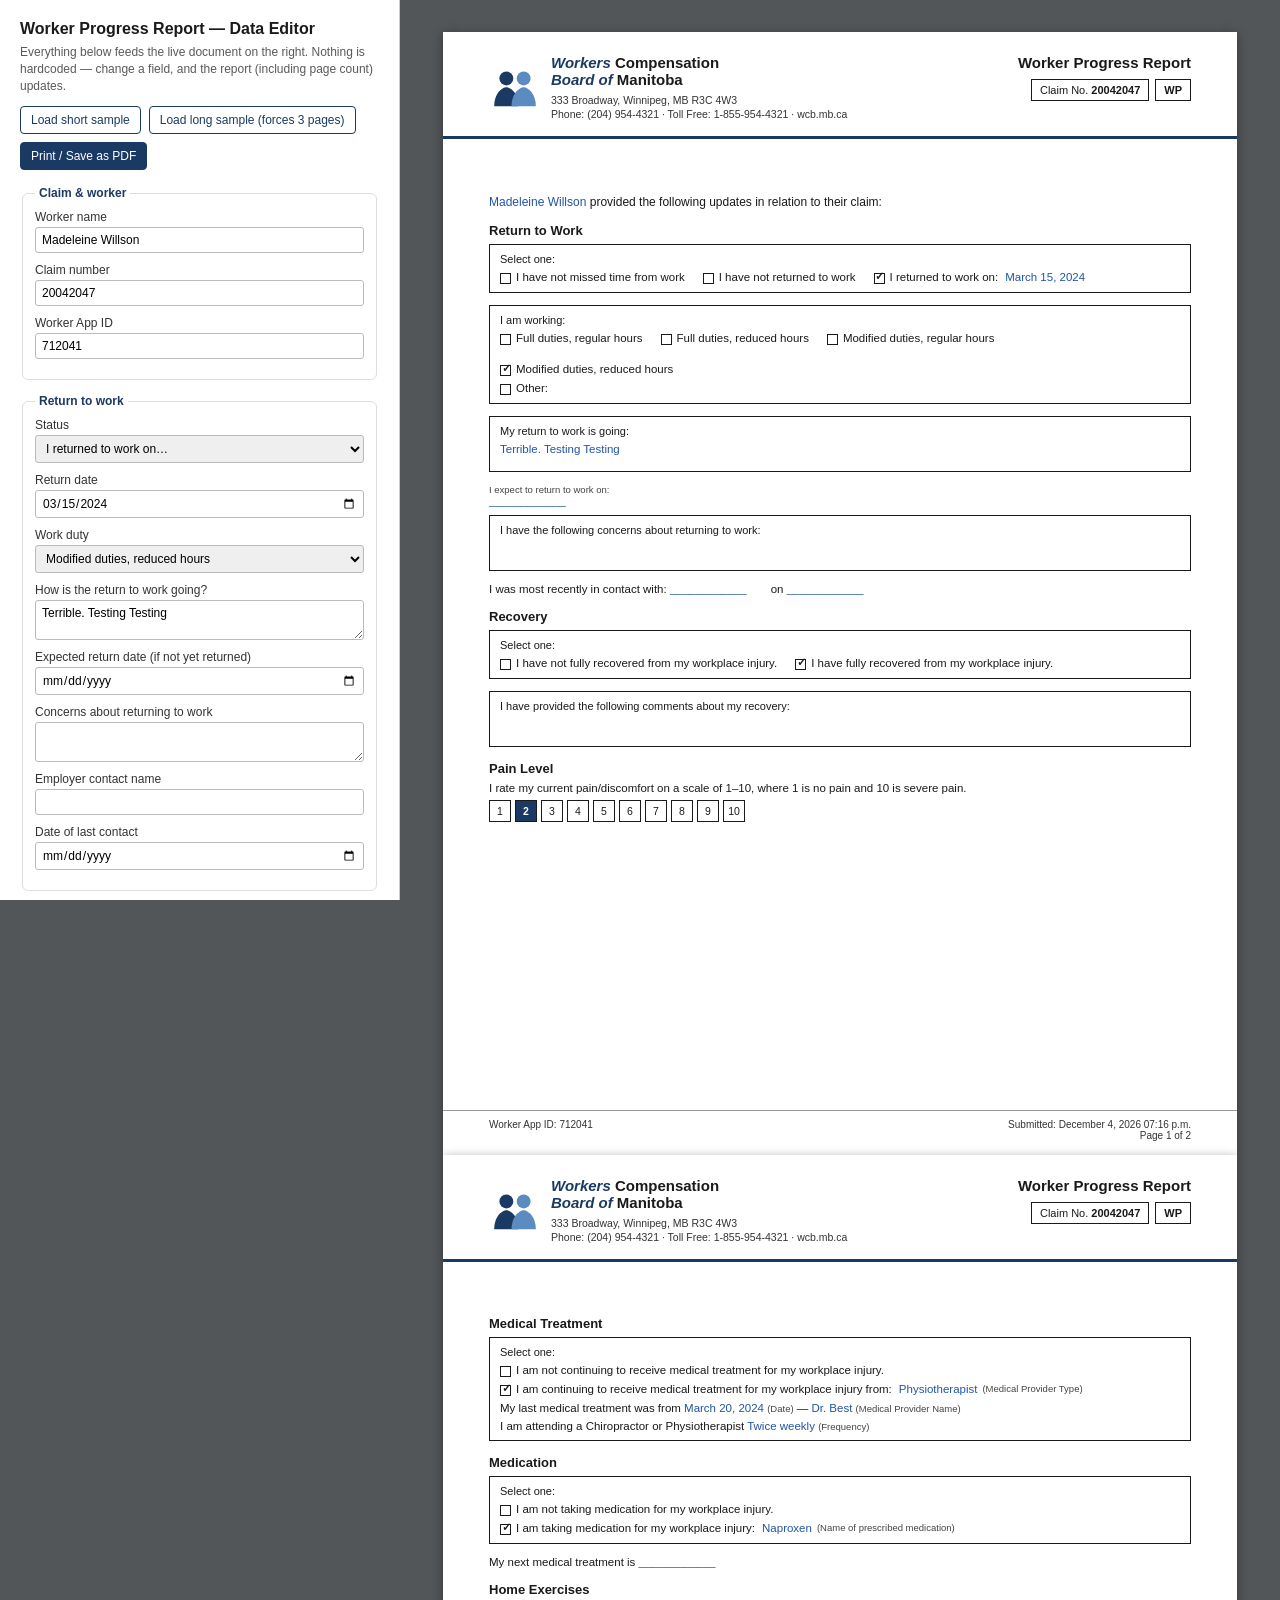
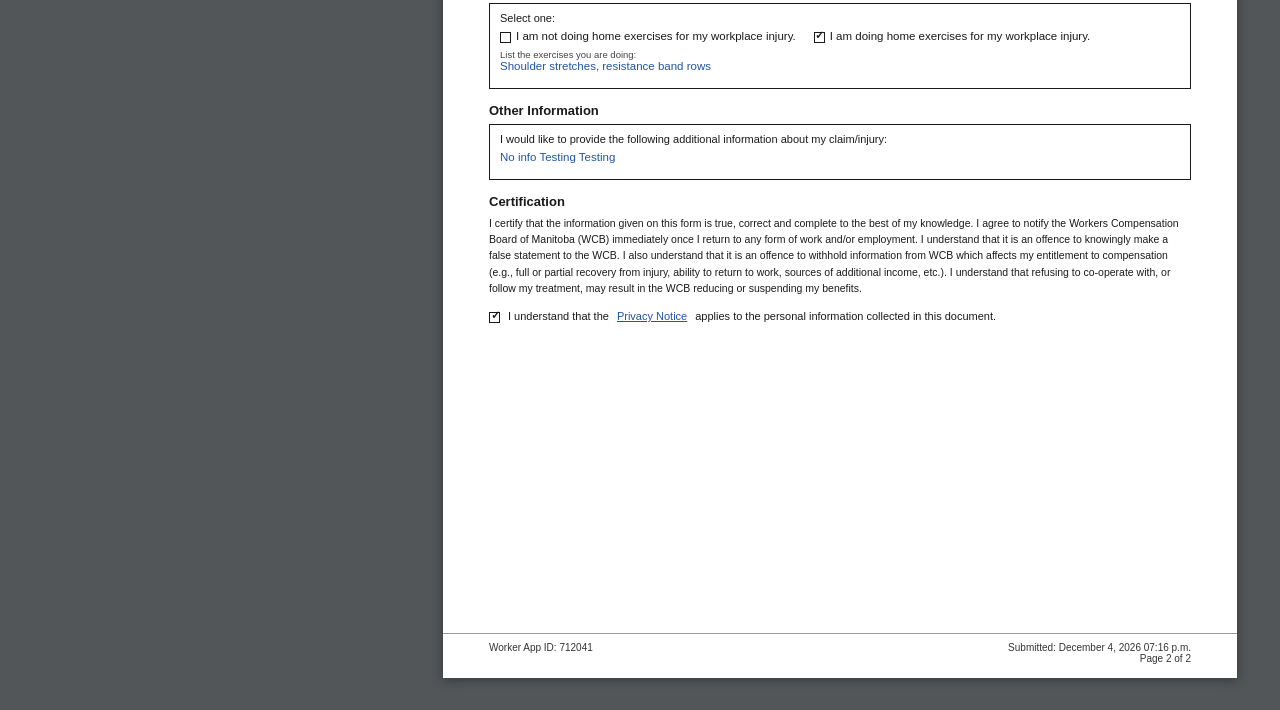
<file: wcb-forms-assignment/exercise-1-worker-progress-report/index.html>
<!DOCTYPE html>
<html lang="en">
<head>
<meta charset="UTF-8">
<meta name="viewport" content="width=device-width, initial-scale=1.0">
<title>Worker Progress Report — WCB Manitoba (Dynamic Demo)</title>
<link rel="stylesheet" href="styles.css">
</head>
<body>

<div class="app">

  <!-- ============ EDITOR PANEL ============ -->
  <aside class="editor" id="editor">
    <div class="editor-head">
      <h1>Worker Progress Report — Data Editor</h1>
      <p class="editor-sub">Everything below feeds the live document on the right. Nothing is hardcoded — change a field, and the report (including page count) updates.</p>
      <div class="editor-actions">
        <button type="button" class="btn btn-sample" data-sample="short">Load short sample</button>
        <button type="button" class="btn btn-sample" data-sample="long">Load long sample (forces 3 pages)</button>
        <button type="button" class="btn btn-print" onclick="window.print()">Print / Save as PDF</button>
      </div>
    </div>

    <form id="reportForm">
      <fieldset>
        <legend>Claim &amp; worker</legend>
        <label>Worker name <input type="text" id="workerName" value="Madeleine Willson"></label>
        <label>Claim number <input type="text" id="claimNo" value="20042047"></label>
        <label>Worker App ID <input type="text" id="workerAppId" value="712041"></label>
      </fieldset>

      <fieldset>
        <legend>Return to work</legend>
        <label>Status
          <select id="rtwStatus">
            <option value="notMissed">I have not missed time from work</option>
            <option value="notReturned">I have not returned to work</option>
            <option value="returnedOn" selected>I returned to work on…</option>
          </select>
        </label>
        <label class="conditional" data-show-for="rtwStatus:returnedOn">Return date <input type="date" id="rtwDate" value="2024-03-15"></label>

        <label>Work duty
          <select id="dutyType">
            <option value="fullRegular">Full duties, regular hours</option>
            <option value="fullReduced">Full duties, reduced hours</option>
            <option value="modRegular">Modified duties, regular hours</option>
            <option value="modReduced" selected>Modified duties, reduced hours</option>
            <option value="other">Other</option>
          </select>
        </label>
        <label class="conditional" data-show-for="dutyType:other">Other, please describe <input type="text" id="dutyOther"></label>

        <label>How is the return to work going? <textarea id="rtwGoing" rows="2">Terrible. Testing Testing</textarea></label>
        <label>Expected return date (if not yet returned) <input type="date" id="expectedReturn"></label>
        <label>Concerns about returning to work <textarea id="concerns" rows="2"></textarea></label>
        <label>Employer contact name <input type="text" id="contactName"></label>
        <label>Date of last contact <input type="date" id="contactDate"></label>
      </fieldset>

      <fieldset>
        <legend>Recovery</legend>
        <label>Status
          <select id="recoveryStatus">
            <option value="notFull">I have not fully recovered</option>
            <option value="full" selected>I have fully recovered</option>
          </select>
        </label>
        <label>Comments about recovery <textarea id="recoveryComments" rows="2"></textarea></label>
      </fieldset>

      <fieldset>
        <legend>Pain &amp; treatment</legend>
        <label>Pain / discomfort (1 = none, 10 = severe)
          <input type="range" id="painScale" min="1" max="10" value="2">
          <output id="painScaleOut">2</output>
        </label>

        <label>Medical treatment
          <select id="treatmentStatus">
            <option value="notContinuing">Not continuing treatment</option>
            <option value="continuing" selected>Continuing treatment</option>
          </select>
        </label>
        <label class="conditional" data-show-for="treatmentStatus:continuing">Provider type <input type="text" id="providerType" value="Physiotherapist"></label>
        <label class="conditional" data-show-for="treatmentStatus:continuing">Last treatment date <input type="date" id="lastTreatmentDate" value="2024-03-20"></label>
        <label class="conditional" data-show-for="treatmentStatus:continuing">Last treatment provider name <input type="text" id="lastTreatmentName" value="Dr. Best"></label>
        <label class="conditional" data-show-for="treatmentStatus:continuing">Next treatment date <input type="date" id="nextTreatmentDate"></label>
        <label class="conditional" data-show-for="treatmentStatus:continuing">Chiropractor / physiotherapist frequency <input type="text" id="chiroFrequency" value="Twice weekly"></label>

        <label>Medication
          <select id="medicationStatus">
            <option value="notTaking">Not taking medication</option>
            <option value="taking" selected>Taking medication</option>
          </select>
        </label>
        <label class="conditional" data-show-for="medicationStatus:taking">Medication name <input type="text" id="medicationName" value="Naproxen"></label>

        <label>Home exercises
          <select id="exerciseStatus">
            <option value="notDoing">Not doing home exercises</option>
            <option value="doing" selected>Doing home exercises</option>
          </select>
        </label>
        <label class="conditional" data-show-for="exerciseStatus:doing">List exercises <textarea id="exerciseList" rows="2">Shoulder stretches, resistance band rows</textarea></label>

        <label>Other information <textarea id="otherInfo" rows="2">No info Testing Testing</textarea></label>
      </fieldset>
    </form>
  </aside>

  <!-- ============ DOCUMENT PREVIEW (rendered by JS) ============ -->
  <main class="preview-wrap">
    <div id="pages"></div>
  </main>

</div>

<!-- Hidden staging area used to measure block heights before pagination -->
<div id="stage" aria-hidden="true"></div>

<script src="script.js"></script>
</body>
</html>
</file>
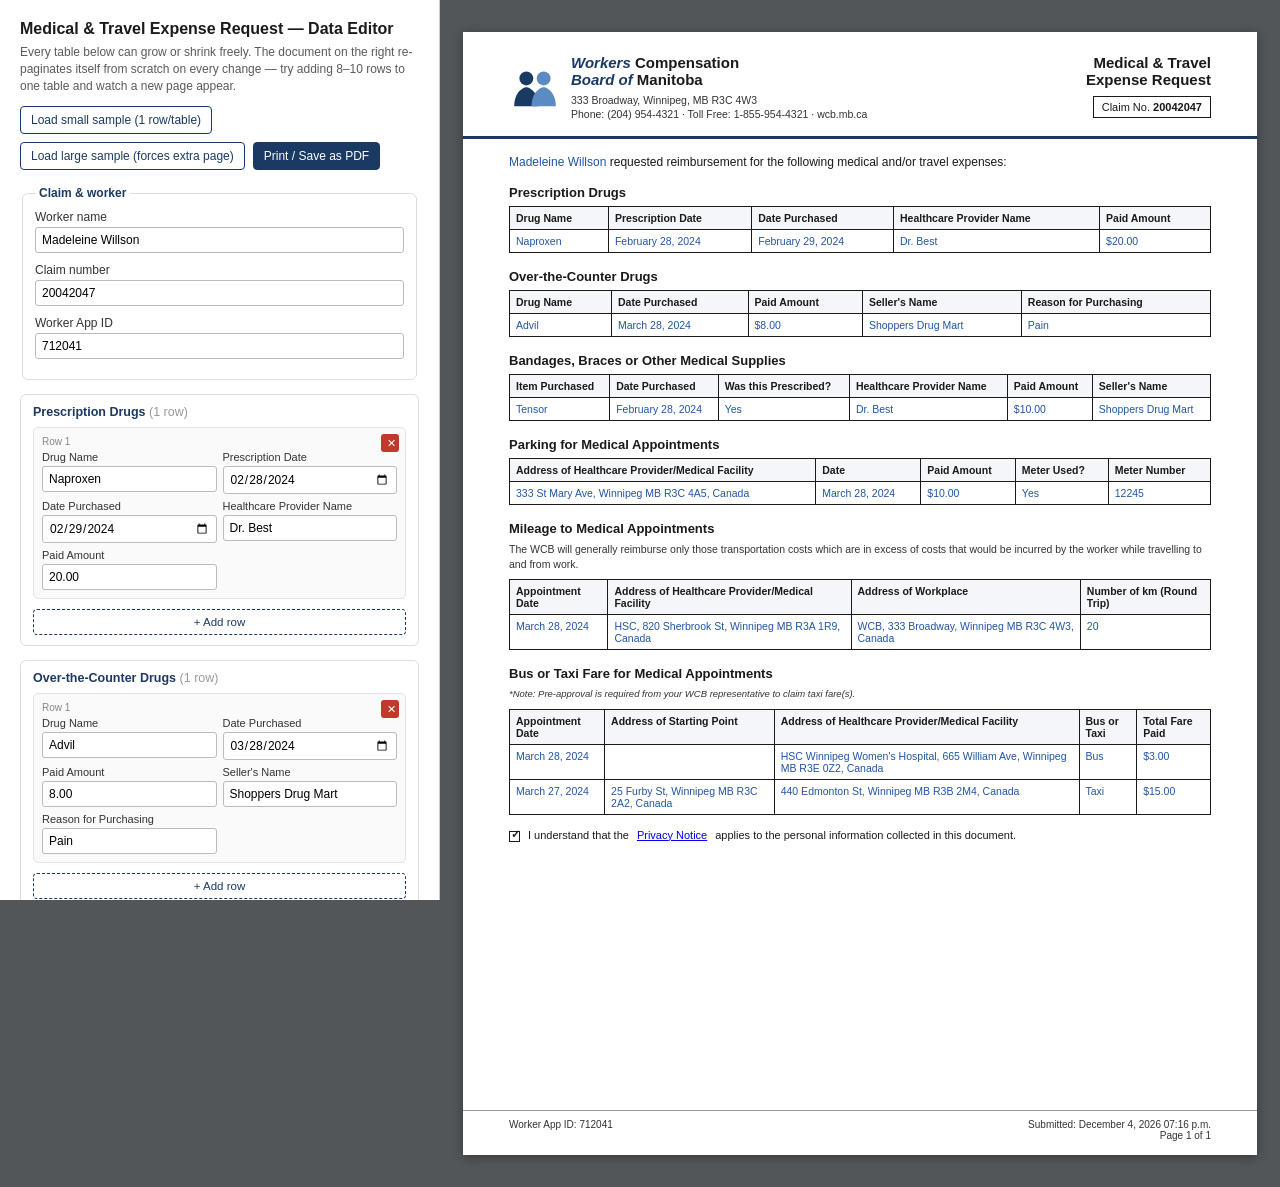
<file: wcb-forms-assignment/exercise-2-medical-travel-expense/index.html>
<!DOCTYPE html>
<html lang="en">
<head>
<meta charset="UTF-8">
<meta name="viewport" content="width=device-width, initial-scale=1.0">
<title>Medical &amp; Travel Expense Request — WCB Manitoba (Dynamic Demo)</title>
<link rel="stylesheet" href="styles.css">
</head>
<body>

<div class="app">

  <!-- ============ EDITOR PANEL ============ -->
  <aside class="editor" id="editor">
    <div class="editor-head">
      <h1>Medical &amp; Travel Expense Request — Data Editor</h1>
      <p class="editor-sub">Every table below can grow or shrink freely. The document on the right re-paginates itself from scratch on every change — try adding 8–10 rows to one table and watch a new page appear.</p>
      <div class="editor-actions">
        <button type="button" class="btn btn-sample" data-sample="small">Load small sample (1 row/table)</button>
        <button type="button" class="btn btn-sample" data-sample="large">Load large sample (forces extra page)</button>
        <button type="button" class="btn btn-print" onclick="window.print()">Print / Save as PDF</button>
      </div>
    </div>

    <fieldset>
      <legend>Claim &amp; worker</legend>
      <label>Worker name <input type="text" id="workerName" value="Madeleine Willson"></label>
      <label>Claim number <input type="text" id="claimNo" value="20042047"></label>
      <label>Worker App ID <input type="text" id="workerAppId" value="712041"></label>
    </fieldset>

    <div id="tableEditors"><!-- built by JS from TABLE_DEFS --></div>
  </aside>

  <!-- ============ DOCUMENT PREVIEW (rendered by JS) ============ -->
  <main class="preview-wrap">
    <div id="pages"></div>
  </main>

</div>

<div id="stage" aria-hidden="true"></div>

<script src="script.js"></script>
</body>
</html>
</file>
<file: wcb-forms-assignment/exercise-1-worker-progress-report/styles.css>
:root{
  --wcb-blue:#1b3a63;
  --wcb-blue-light:#e8eef5;
  --ink:#1a1a1a;
  --line:#2b2b2b;
  --muted:#5a5a5a;
  --answer-blue:#2255a4;
  --page-w:794px;
  --page-h:1123px;
  --page-pad:40px 46px;
}

*{box-sizing:border-box;}
html,body{margin:0;padding:0;}
body{
  font-family:Arial, Helvetica, sans-serif;
  background:#525659;
  color:var(--ink);
}

.app{display:flex; min-height:100vh;}

/* ---------------- EDITOR PANEL ---------------- */
.editor{
  width:400px;
  min-width:400px;
  background:#fff;
  border-right:1px solid #ccc;
  height:100vh;
  overflow-y:auto;
  padding:20px;
}
.editor-head h1{font-size:16px; margin:0 0 6px;}
.editor-sub{font-size:12px; color:var(--muted); line-height:1.4; margin:0 0 12px;}
.editor-actions{display:flex; flex-wrap:wrap; gap:8px; margin-bottom:16px;}
.btn{
  border:1px solid var(--wcb-blue);
  background:#fff;
  color:var(--wcb-blue);
  padding:6px 10px;
  font-size:12px;
  border-radius:4px;
  cursor:pointer;
}
.btn:hover{background:var(--wcb-blue-light);}
.btn-print{background:var(--wcb-blue); color:#fff;}
.btn-print:hover{background:#142c4c;}

fieldset{border:1px solid #ddd; border-radius:6px; margin-bottom:14px; padding:10px 12px;}
legend{font-size:12px; font-weight:bold; color:var(--wcb-blue); padding:0 4px;}
label{display:block; font-size:12px; color:#333; margin-bottom:10px;}
label input[type="text"],
label input[type="date"],
label select,
label textarea{
  display:block; width:100%; margin-top:3px;
  font-family:inherit; font-size:12px;
  padding:5px 6px; border:1px solid #bbb; border-radius:3px;
}
label input[type="range"]{width:80%; vertical-align:middle;}
#painScaleOut{font-weight:bold; margin-left:6px;}
textarea{resize:vertical;}
.conditional{display:none;}
.conditional.active{display:block;}

/* ---------------- DOCUMENT PREVIEW ---------------- */
.preview-wrap{
  flex:1;
  padding:32px;
  overflow-y:auto;
  display:flex;
  flex-direction:column;
  align-items:center;
  gap:24px;
}

.page{
  width:var(--page-w);
  min-height:var(--page-h);
  background:#fff;
  box-shadow:0 2px 10px rgba(0,0,0,.35);
  display:flex;
  flex-direction:column;
  position:relative;
}
.page-body{
  flex:1;
  padding:var(--page-pad);
  padding-bottom:8px;
}

/* header */
.doc-header{
  display:flex;
  justify-content:space-between;
  align-items:flex-start;
  border-bottom:3px solid var(--wcb-blue);
  padding:22px 46px 14px;
}
.brand{display:flex; align-items:center; gap:10px;}
.brand svg{width:52px; height:44px;}
.brand-text .brand-name{font-weight:bold; font-size:15px; line-height:1.15; color:var(--ink);}
.brand-text .brand-name em{font-style:italic; color:var(--wcb-blue);}
.brand-addr{font-size:10.5px; color:#333; margin-top:4px; line-height:1.4;}
.doc-title-block{text-align:right;}
.doc-title{font-size:15px; font-weight:600; margin:0 0 8px;}
.doc-badges{display:flex; gap:6px; justify-content:flex-end;}
.badge{
  border:1px solid var(--ink);
  font-size:11px;
  padding:4px 8px;
}
.badge b{font-weight:bold;}

.intro-line{font-size:12px; margin:16px 0 14px;}
.intro-line .name{color:var(--answer-blue);}

.section-title{font-size:13px; font-weight:bold; margin:14px 0 6px;}

.box{
  border:1px solid var(--ink);
  padding:8px 10px;
  margin-bottom:12px;
  font-size:11.5px;
}
.box .box-caption{font-size:11px; margin-bottom:6px;}
.opt-row{display:flex; flex-wrap:wrap; gap:18px; align-items:baseline;}
.opt{display:flex; align-items:flex-start; gap:5px; font-size:11.5px;}
.chk{
  width:11px; height:11px; border:1px solid var(--ink);
  display:inline-block; flex:none; margin-top:2px; position:relative;
}
.chk.checked::after{
  content:"✓"; position:absolute; left:0.5px; top:-4px; font-size:11px; font-weight:bold;
}
.opt .answer{color:var(--answer-blue); margin-left:2px;}
.answer{color:var(--answer-blue);}
.field-line{font-size:11.5px; margin-top:6px;}
.field-line .cap{font-size:9.5px; color:#444; display:block;}
.freeform{min-height:20px; color:var(--answer-blue); font-size:11.5px;}
.mini-label{font-size:9.5px; color:#444;}

.pain-scale{display:flex; gap:4px; margin-top:6px; align-items:center;}
.pain-cell{
  width:22px; height:22px; border:1px solid var(--ink);
  display:flex; align-items:center; justify-content:center;
  font-size:10.5px;
}
.pain-cell.selected{background:var(--wcb-blue); color:#fff; font-weight:bold;}

.contact-row{display:flex; gap:24px; font-size:11.5px; margin-top:4px;}

.cert-text{font-size:10.5px; line-height:1.55; margin-top:6px;}
.privacy-row{display:flex; gap:8px; align-items:flex-start; margin-top:14px; font-size:11px;}
.privacy-row a{color:var(--answer-blue);}

/* footer */
.doc-footer{
  border-top:1px solid #999;
  padding:8px 46px 14px;
  display:flex;
  justify-content:space-between;
  font-size:10px;
  color:#333;
}
.doc-footer .right{text-align:right;}

/* print */
@media print{
  body{background:#fff;}
  .editor{display:none;}
  .preview-wrap{padding:0; gap:0;}
  .page{box-shadow:none; page-break-after:always; width:auto; min-height:0;}
  @page{size:A4; margin:0;}
}

@media (max-width:900px){
  .app{flex-direction:column;}
  .editor{width:100%; min-width:0; height:auto; border-right:none; border-bottom:1px solid #ccc;}
  .preview-wrap{padding:16px;}
  .page{width:100%; min-height:auto;}
}
</file>
<file: wcb-forms-assignment/exercise-2-medical-travel-expense/styles.css>
:root{
  --wcb-blue:#1b3a63;
  --wcb-blue-light:#e8eef5;
  --ink:#1a1a1a;
  --muted:#5a5a5a;
  --answer-blue:#2255a4;
  --page-w:794px;
  --page-h:1123px;
}

*{box-sizing:border-box;}
html,body{margin:0;padding:0;}
body{font-family:Arial, Helvetica, sans-serif; background:#525659; color:var(--ink);}

.app{display:flex; min-height:100vh;}

/* ---------------- EDITOR PANEL ---------------- */
.editor{width:440px; min-width:440px; background:#fff; border-right:1px solid #ccc; height:100vh; overflow-y:auto; padding:20px;}
.editor-head h1{font-size:16px; margin:0 0 6px;}
.editor-sub{font-size:12px; color:var(--muted); line-height:1.4; margin:0 0 12px;}
.editor-actions{display:flex; flex-wrap:wrap; gap:8px; margin-bottom:16px;}
.btn{border:1px solid var(--wcb-blue); background:#fff; color:var(--wcb-blue); padding:6px 10px; font-size:12px; border-radius:4px; cursor:pointer;}
.btn:hover{background:var(--wcb-blue-light);}
.btn-print{background:var(--wcb-blue); color:#fff;}
.btn-print:hover{background:#142c4c;}

fieldset{border:1px solid #ddd; border-radius:6px; margin-bottom:14px; padding:10px 12px;}
legend{font-size:12px; font-weight:bold; color:var(--wcb-blue); padding:0 4px;}
label{display:block; font-size:12px; color:#333; margin-bottom:10px;}
label input[type="text"], label input[type="date"], label select{
  display:block; width:100%; margin-top:3px; font-family:inherit; font-size:12px; padding:5px 6px; border:1px solid #bbb; border-radius:3px;
}

.table-editor{border:1px solid #ddd; border-radius:6px; margin-bottom:14px; padding:10px 12px;}
.table-editor h2{font-size:12.5px; color:var(--wcb-blue); margin:0 0 8px;}
.row-card{border:1px solid #e3e3e3; border-radius:5px; padding:8px; margin-bottom:8px; background:#fafafa; position:relative;}
.row-card .row-num{font-size:10px; color:#888; margin-bottom:4px;}
.row-grid{display:grid; grid-template-columns:1fr 1fr; gap:6px;}
.row-grid label{margin-bottom:0; font-size:11px;}
.row-grid input, .row-grid select{padding:4px 5px; font-size:11px;}
.row-remove{position:absolute; top:6px; right:6px; background:#c0392b; color:#fff; border:none; border-radius:3px; width:18px; height:18px; font-size:11px; line-height:1; cursor:pointer;}
.row-add{width:100%; padding:6px; font-size:11.5px; border:1px dashed var(--wcb-blue); background:#fff; color:var(--wcb-blue); border-radius:4px; cursor:pointer; margin-top:2px;}
.row-add:hover{background:var(--wcb-blue-light);}
.empty-note{font-size:11px; color:#999; font-style:italic; margin:4px 0 8px;}

/* ---------------- DOCUMENT PREVIEW ---------------- */
.preview-wrap{flex:1; padding:32px; overflow-y:auto; display:flex; flex-direction:column; align-items:center; gap:24px;}

.page{width:var(--page-w); min-height:var(--page-h); background:#fff; box-shadow:0 2px 10px rgba(0,0,0,.35); display:flex; flex-direction:column; position:relative;}
.page-body{flex:1; padding:0 46px 8px;}

.doc-header{display:flex; justify-content:space-between; align-items:flex-start; border-bottom:3px solid var(--wcb-blue); padding:22px 46px 14px;}
.brand{display:flex; align-items:center; gap:10px;}
.brand svg{width:52px; height:44px;}
.brand-text .brand-name{font-weight:bold; font-size:15px; line-height:1.15;}
.brand-text .brand-name em{font-style:italic; color:var(--wcb-blue);}
.brand-addr{font-size:10.5px; color:#333; margin-top:4px; line-height:1.4;}
.doc-title-block{text-align:right;}
.doc-title{font-size:15px; font-weight:600; margin:0 0 8px;}
.doc-badges{display:flex; gap:6px; justify-content:flex-end;}
.badge{border:1px solid var(--ink); font-size:11px; padding:4px 8px;}

.intro-line{font-size:12px; margin:16px 0 12px;}
.intro-line .name{color:var(--answer-blue);}

.section-title{font-size:13px; font-weight:bold; margin:16px 0 6px;}

table.doc-table{width:100%; border-collapse:collapse; font-size:10.5px; margin-bottom:4px;}
table.doc-table th, table.doc-table td{border:1px solid var(--ink); padding:5px 6px; text-align:left; vertical-align:top;}
table.doc-table th{font-weight:600; background:#f4f6f9;}
table.doc-table td{color:var(--answer-blue);}
.note-text{font-size:10.5px; color:#333; margin:4px 0 8px; line-height:1.4;}
.note-text.small{font-size:9.5px; font-style:italic;}

.doc-footer{border-top:1px solid #999; padding:8px 46px 14px; display:flex; justify-content:space-between; font-size:10px; color:#333;}
.doc-footer .right{text-align:right;}

.privacy-row{display:flex; gap:8px; align-items:flex-start; margin-top:14px; font-size:11px;}
.chk{width:11px; height:11px; border:1px solid var(--ink); display:inline-block; flex:none; margin-top:2px; position:relative;}
.chk.checked::after{content:"✓"; position:absolute; left:0.5px; top:-4px; font-size:11px; font-weight:bold;}

@media print{
  body{background:#fff;}
  .editor{display:none;}
  .preview-wrap{padding:0; gap:0;}
  .page{box-shadow:none; page-break-after:always; width:auto; min-height:0;}
  @page{size:A4; margin:0;}
}

@media (max-width:900px){
  .app{flex-direction:column;}
  .editor{width:100%; min-width:0; height:auto; border-right:none; border-bottom:1px solid #ccc;}
  .preview-wrap{padding:16px;}
  .page{width:100%; min-height:auto;}
}
</file>
